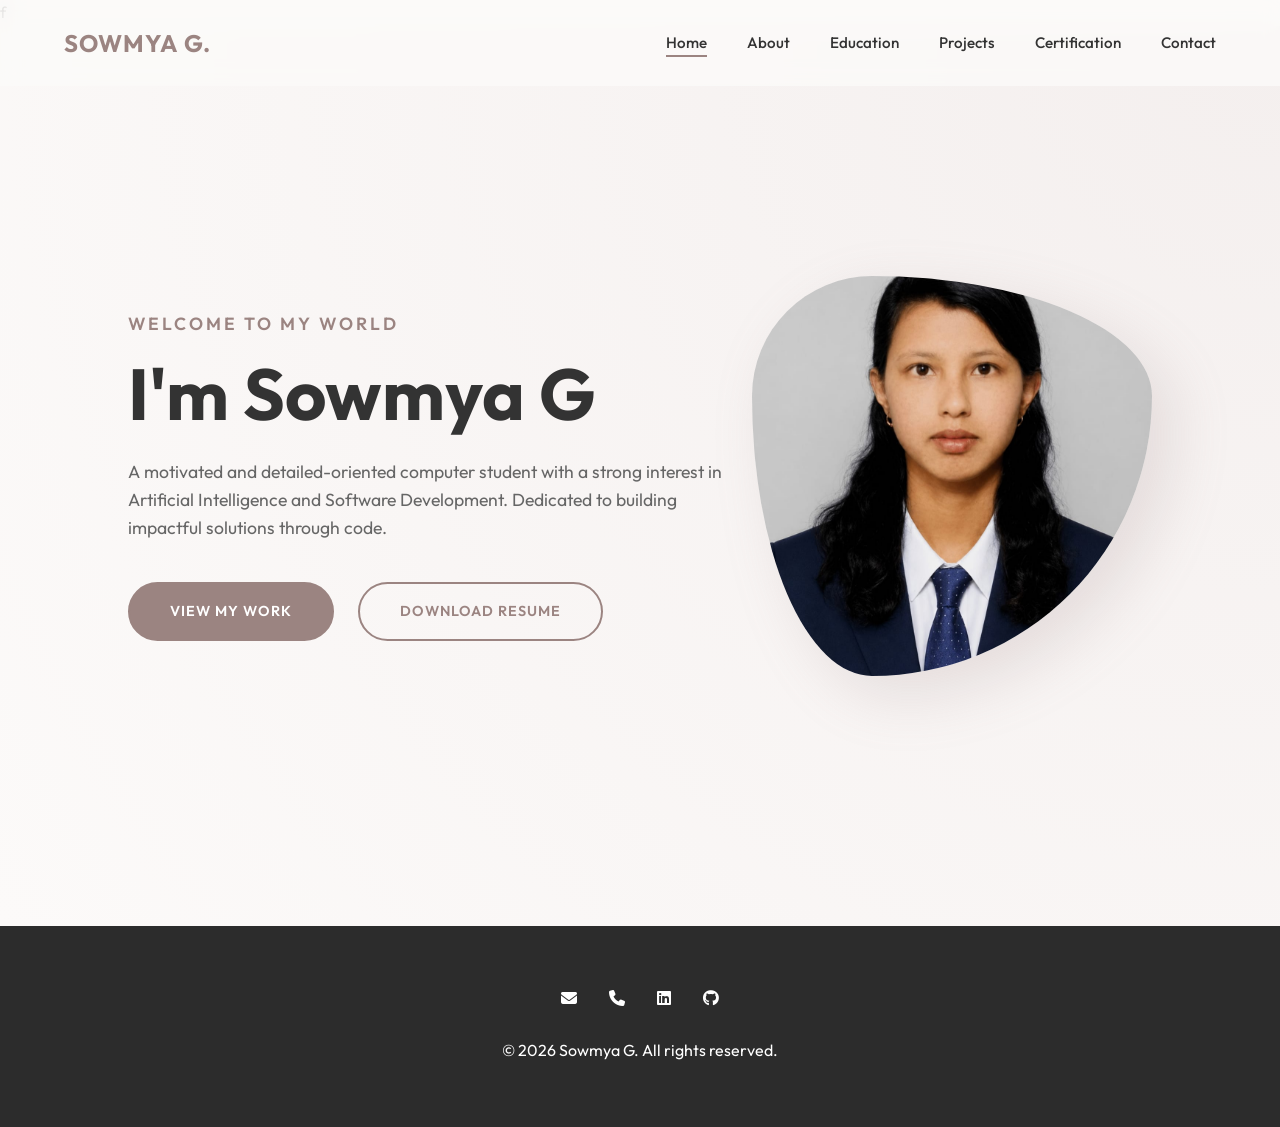
<file: index.html>
f<!DOCTYPE html>
<html lang="en">
<head>
    <meta charset="UTF-8">
    <meta name="viewport" content="width=device-width, initial-scale=1.0">
    <title>Sowmya G | Professional Portfolio</title>
    <link rel="stylesheet" href="style.css">
    <link rel="stylesheet" href="https://cdnjs.cloudflare.com/ajax/libs/font-awesome/6.4.0/css/all.min.css">
</head>
<body>
    <nav>
        <div class="logo">SOWMYA G.</div>
        <ul class="nav-links">
            <li><a href="index.html" class="active">Home</a></li>
            <li><a href="about.html">About</a></li>
            <li><a href="education.html">Education</a></li>
            <li><a href="projects.html">Projects</a></li>
            <li><a href="certification.html">Certification</a></li>
            <li><a href="contact.html">Contact</a></li>
        </ul>
        <div class="menu-btn">
            <i class="fas fa-bars"></i>
        </div>
    </nav>

    <main>
        <section class="hero">
            <div class="hero-content">
                <h4>Welcome to my world</h4>
                <h1>I'm Sowmya G</h1>
                <p>A motivated and detailed-oriented computer student with a strong interest in Artificial Intelligence and Software Development. Dedicated to building impactful solutions through code.</p>
                <div class="hero-btns">
                    <a href="projects.html" class="btn btn-primary">View My Work</a>
                    <a href="Sow_Resume.pdf" download class="btn btn-secondary">Download Resume</a>
                </div>
            </div>
            <div class="hero-image">
                <img src="photo.jpg" alt="Sowmya G">
            </div>
        </section>
    </main>

    <footer>
        <div class="footer-socials">
            <a href="mailto:sowmyasharanu23@gmail.com"><i class="fas fa-envelope"></i></a>
            <a href="tel:+917337623179"><i class="fas fa-phone"></i></a>
            <a href="#"><i class="fab fa-linkedin"></i></a>
            <a href="#"><i class="fab fa-github"></i></a>
        </div>
        <p>&copy; 2026 Sowmya G. All rights reserved.</p>
    </footer>

    <script src="shared.js"></script>
</body>
</html>
</file>
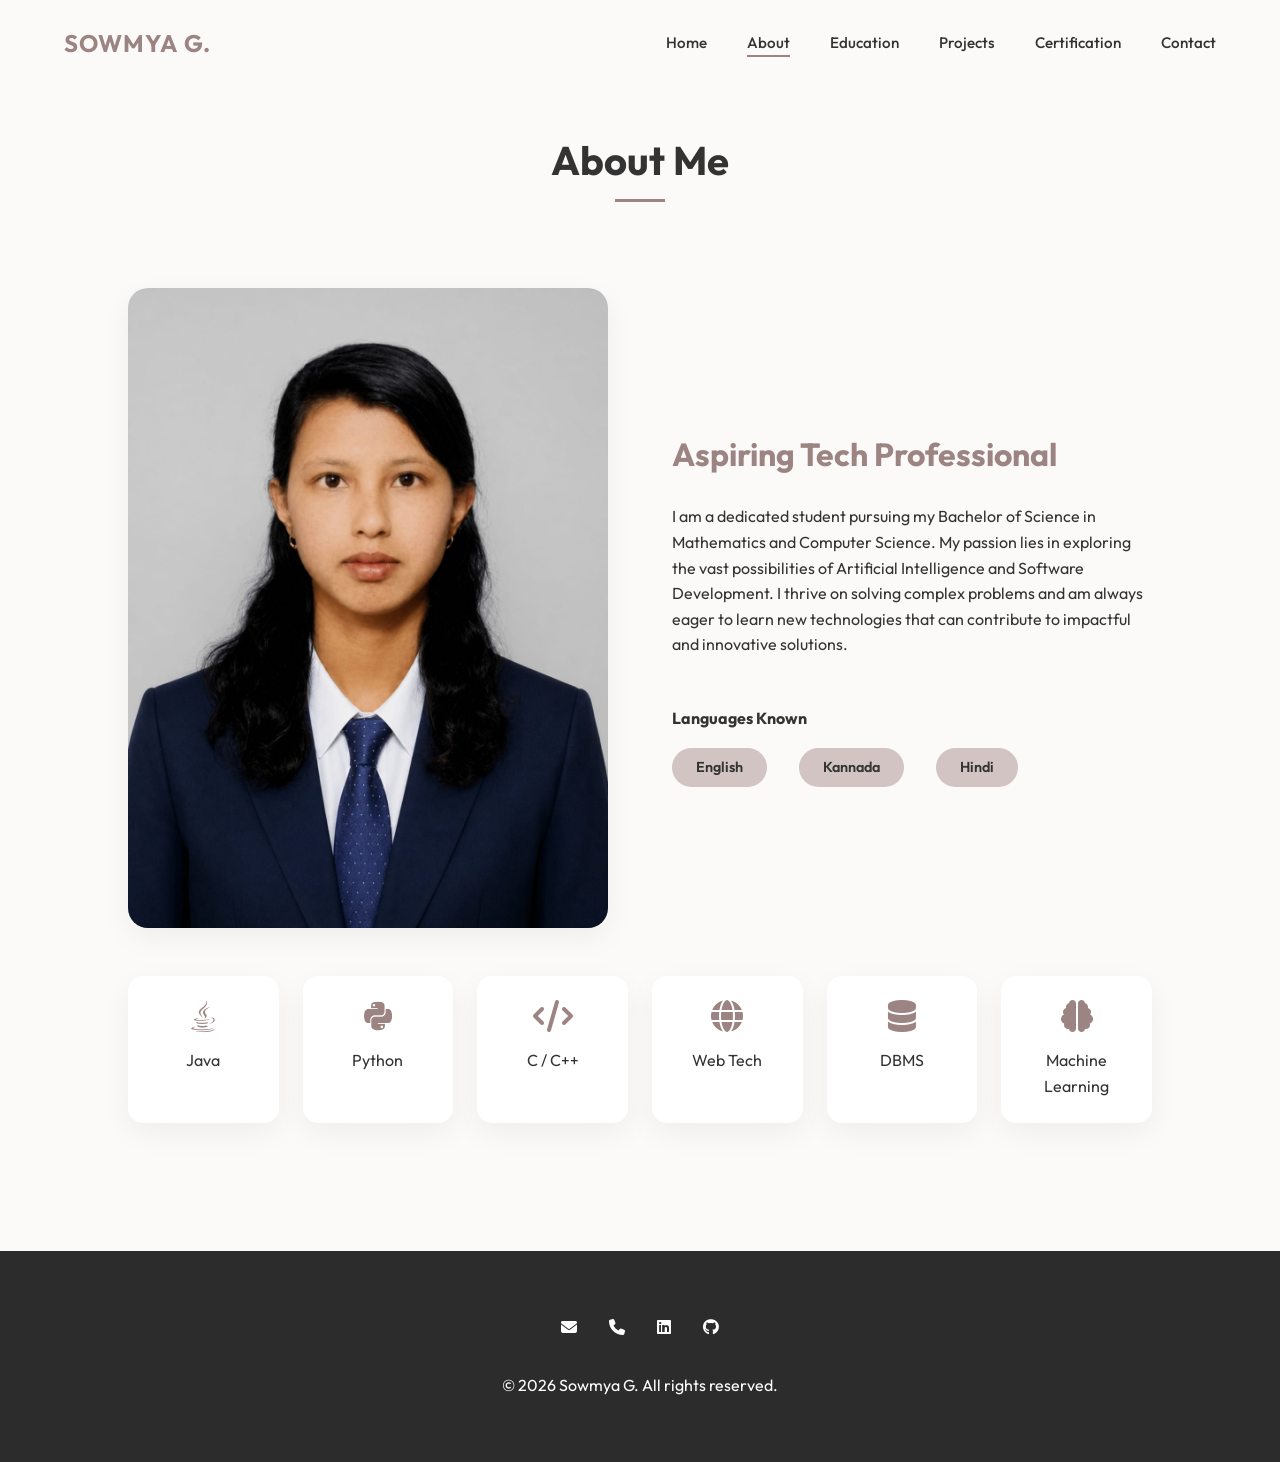
<file: about.html>
<!DOCTYPE html>
<html lang="en">
<head>
    <meta charset="UTF-8">
    <meta name="viewport" content="width=device-width, initial-scale=1.0">
    <title>About Me | Sowmya G</title>
    <link rel="stylesheet" href="style.css">
    <link rel="stylesheet" href="https://cdnjs.cloudflare.com/ajax/libs/font-awesome/6.4.0/css/all.min.css">
    <style>
        .about-container {
            display: grid;
            grid-template-columns: 1fr 1fr;
            gap: 4rem;
            align-items: center;
        }
        .about-text h3 {
            font-size: 2rem;
            margin-bottom: 1.5rem;
            color: var(--primary-color);
        }
        .skills-grid {
            display: grid;
            grid-template-columns: repeat(auto-fit, minmax(120px, 1fr));
            gap: 1.5rem;
            margin-top: 3rem;
        }
        .skill-card {
            background: var(--white);
            padding: 1.5rem;
            border-radius: 15px;
            text-align: center;
            box-shadow: var(--shadow);
            transition: var(--transition);
        }
        .skill-card:hover {
            transform: translateY(-10px);
            border-bottom: 3px solid var(--primary-color);
        }
        .skill-card i {
            font-size: 2rem;
            color: var(--primary-color);
            margin-bottom: 1rem;
        }
        .languages {
            margin-top: 3rem;
        }
        .lang-list {
            display: flex;
            gap: 2rem;
            margin-top: 1rem;
        }
        .lang-item {
            background: var(--accent-color);
            padding: 0.5rem 1.5rem;
            border-radius: 50px;
            font-size: 0.9rem;
            font-weight: 600;
        }
        @media (max-width: 768px) {
            .about-container { grid-template-columns: 1fr; }
        }
    </style>
</head>
<body>
    <nav>
        <div class="logo">SOWMYA G.</div>
        <ul class="nav-links">
            <li><a href="index.html">Home</a></li>
            <li><a href="about.html" class="active">About</a></li>
            <li><a href="education.html">Education</a></li>
            <li><a href="projects.html">Projects</a></li>
            <li><a href="certification.html">Certification</a></li>
            <li><a href="contact.html">Contact</a></li>
        </ul>
        <div class="menu-btn">
            <i class="fas fa-bars"></i>
        </div>
    </nav>

    <main>
        <section class="about">
            <div class="section-title">
                <h2>About Me</h2>
            </div>
            <div class="about-container">
                <div class="about-image">
                    <img src="photo.jpg" alt="Sowmya G" style="border-radius: 20px; box-shadow: var(--shadow);">
                </div>
                <div class="about-text">
                    <h3>Aspiring Tech Professional</h3>
                    <p>I am a dedicated student pursuing my Bachelor of Science in Mathematics and Computer Science. My passion lies in exploring the vast possibilities of Artificial Intelligence and Software Development. I thrive on solving complex problems and am always eager to learn new technologies that can contribute to impactful and innovative solutions.</p>
                    
                    <div class="languages">
                        <h4>Languages Known</h4>
                        <div class="lang-list">
                            <span class="lang-item">English</span>
                            <span class="lang-item">Kannada</span>
                            <span class="lang-item">Hindi</span>
                        </div>
                    </div>
                </div>
            </div>

            <div class="skills-grid">
                <div class="skill-card">
                    <i class="fab fa-java"></i>
                    <p>Java</p>
                </div>
                <div class="skill-card">
                    <i class="fab fa-python"></i>
                    <p>Python</p>
                </div>
                <div class="skill-card">
                    <i class="fas fa-code"></i>
                    <p>C / C++</p>
                </div>
                <div class="skill-card">
                    <i class="fas fa-globe"></i>
                    <p>Web Tech</p>
                </div>
                <div class="skill-card">
                    <i class="fas fa-database"></i>
                    <p>DBMS</p>
                </div>
                <div class="skill-card">
                    <i class="fas fa-brain"></i>
                    <p>Machine Learning</p>
                </div>
            </div>
        </section>
    </main>

    <footer>
        <div class="footer-socials">
            <a href="mailto:sowmyasharanu23@gmail.com"><i class="fas fa-envelope"></i></a>
            <a href="tel:+917337623179"><i class="fas fa-phone"></i></a>
            <a href="#"><i class="fab fa-linkedin"></i></a>
            <a href="#"><i class="fab fa-github"></i></a>
        </div>
        <p>&copy; 2026 Sowmya G. All rights reserved.</p>
    </footer>

    <script src="shared.js"></script>
</body>
</html>
</file>
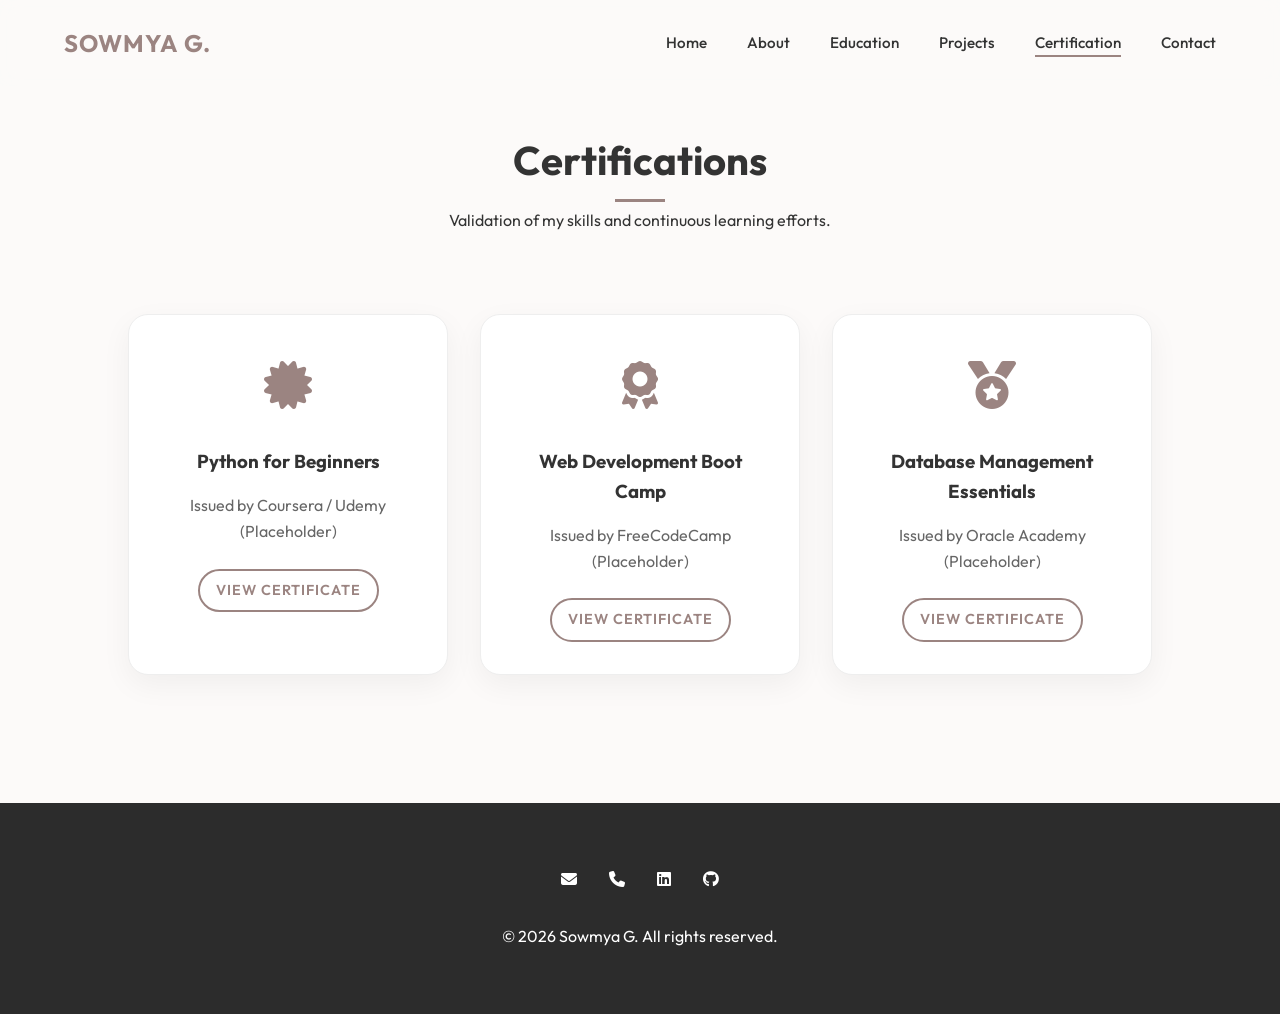
<file: certification.html>
<!DOCTYPE html>
<html lang="en">
<head>
    <meta charset="UTF-8">
    <meta name="viewport" content="width=device-width, initial-scale=1.0">
    <title>Certifications | Sowmya G</title>
    <link rel="stylesheet" href="style.css">
    <link rel="stylesheet" href="https://cdnjs.cloudflare.com/ajax/libs/font-awesome/6.4.0/css/all.min.css">
    <style>
        .cert-grid {
            display: grid;
            grid-template-columns: repeat(auto-fit, minmax(280px, 1fr));
            gap: 2rem;
        }
        .cert-card {
            background: var(--white);
            padding: 2rem;
            border-radius: 20px;
            text-align: center;
            box-shadow: var(--shadow);
            border: 1px solid #eee;
            transition: var(--transition);
        }
        .cert-card:hover {
            border-color: var(--primary-color);
            transform: scale(1.02);
        }
        .cert-icon {
            font-size: 3rem;
            color: var(--primary-color);
            margin-bottom: 1.5rem;
        }
        .cert-card h3 {
            margin-bottom: 1rem;
        }
        .cert-card p {
            color: var(--text-light);
            margin-bottom: 1.5rem;
        }
    </style>
</head>
<body>
    <nav>
        <div class="logo">SOWMYA G.</div>
        <ul class="nav-links">
            <li><a href="index.html">Home</a></li>
            <li><a href="about.html">About</a></li>
            <li><a href="education.html">Education</a></li>
            <li><a href="projects.html">Projects</a></li>
            <li><a href="certification.html" class="active">Certification</a></li>
            <li><a href="contact.html">Contact</a></li>
        </ul>
        <div class="menu-btn">
            <i class="fas fa-bars"></i>
        </div>
    </nav>

    <main>
        <section class="certifications">
            <div class="section-title">
                <h2>Certifications</h2>
                <p>Validation of my skills and continuous learning efforts.</p>
            </div>

            <div class="cert-grid">
                <!-- Cert 1 -->
                <div class="cert-card">
                    <div class="cert-icon"><i class="fas fa-certificate"></i></div>
                    <h3>Python for Beginners</h3>
                    <p>Issued by Coursera / Udemy (Placeholder)</p>
                    <a href="#" class="btn btn-secondary" style="padding: 0.5rem 1rem;">View Certificate</a>
                </div>

                <!-- Cert 2 -->
                <div class="cert-card">
                    <div class="cert-icon"><i class="fas fa-award"></i></div>
                    <h3>Web Development Boot Camp</h3>
                    <p>Issued by FreeCodeCamp (Placeholder)</p>
                    <a href="#" class="btn btn-secondary" style="padding: 0.5rem 1rem;">View Certificate</a>
                </div>

                <!-- Cert 3 -->
                <div class="cert-card">
                    <div class="cert-icon"><i class="fas fa-medal"></i></div>
                    <h3>Database Management Essentials</h3>
                    <p>Issued by Oracle Academy (Placeholder)</p>
                    <a href="#" class="btn btn-secondary" style="padding: 0.5rem 1rem;">View Certificate</a>
                </div>
            </div>
        </section>
    </main>

    <footer>
        <div class="footer-socials">
            <a href="mailto:sowmyasharanu23@gmail.com"><i class="fas fa-envelope"></i></a>
            <a href="tel:+917337623179"><i class="fas fa-phone"></i></a>
            <a href="#"><i class="fab fa-linkedin"></i></a>
            <a href="#"><i class="fab fa-github"></i></a>
        </div>
        <p>&copy; 2026 Sowmya G. All rights reserved.</p>
    </footer>

    <script src="shared.js"></script>
</body>
</html>
</file>
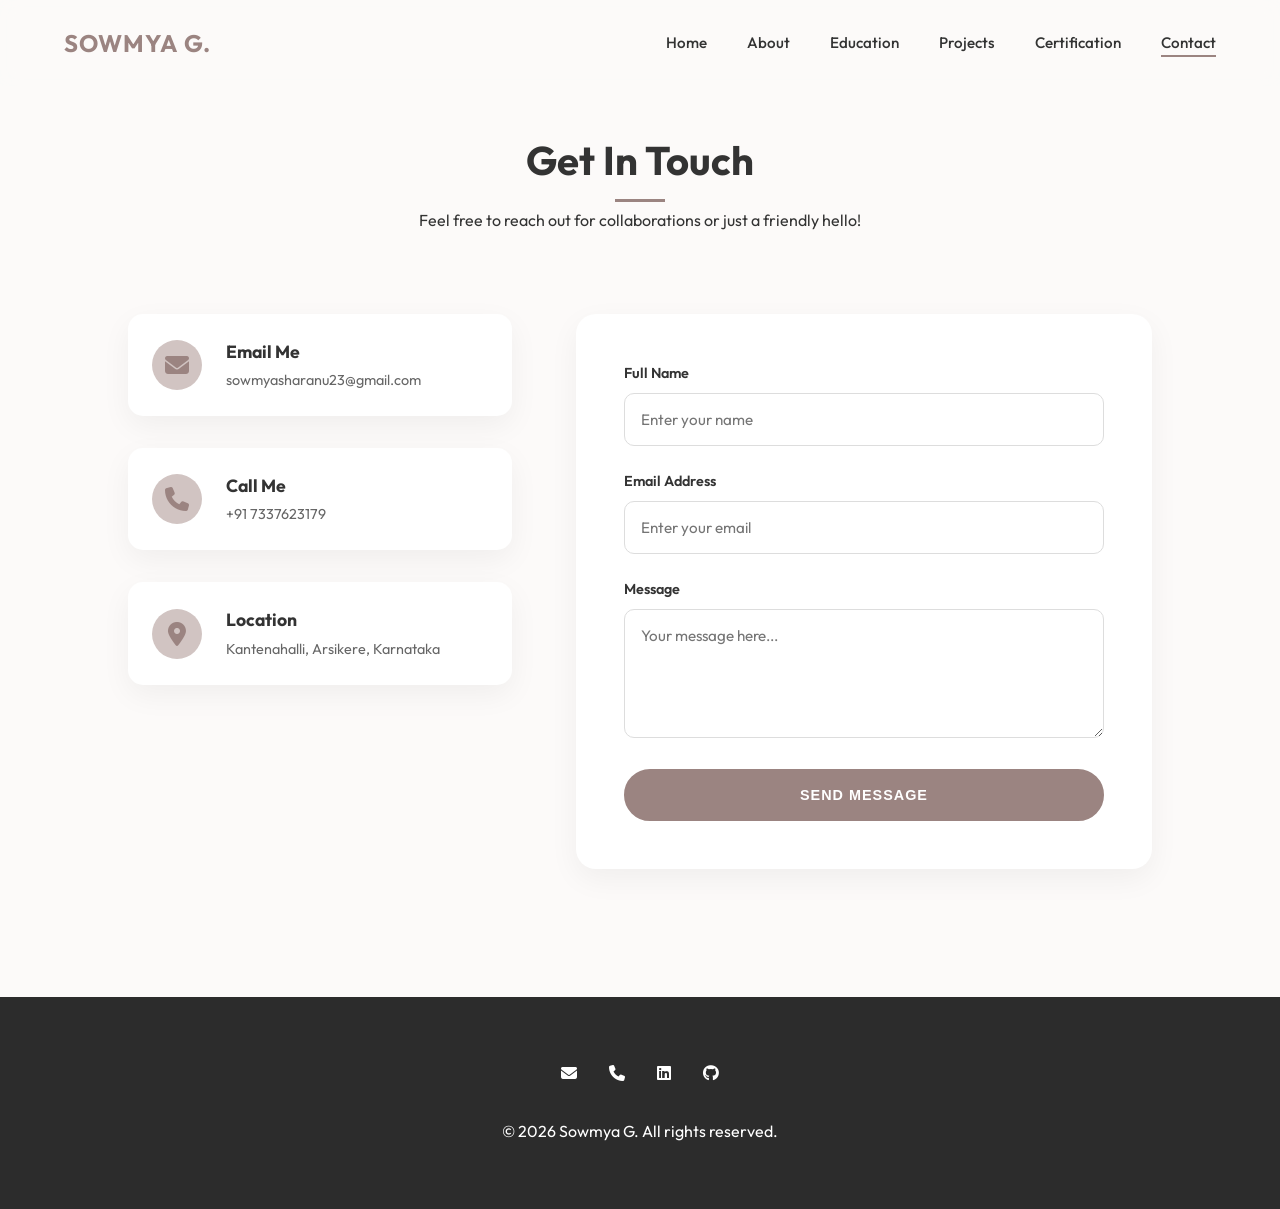
<file: contact.html>
<!DOCTYPE html>
<html lang="en">
<head>
    <meta charset="UTF-8">
    <meta name="viewport" content="width=device-width, initial-scale=1.0">
    <title>Contact Me | Sowmya G</title>
    <link rel="stylesheet" href="style.css">
    <link rel="stylesheet" href="https://cdnjs.cloudflare.com/ajax/libs/font-awesome/6.4.0/css/all.min.css">
    <style>
        .contact-container {
            display: grid;
            grid-template-columns: 1fr 1.5fr;
            gap: 4rem;
        }
        .contact-info {
            display: flex;
            flex-direction: column;
            gap: 2rem;
        }
        .info-item {
            display: flex;
            align-items: center;
            gap: 1.5rem;
            background: var(--white);
            padding: 1.5rem;
            border-radius: 15px;
            box-shadow: var(--shadow);
        }
        .info-item i {
            font-size: 1.5rem;
            color: var(--primary-color);
            background: var(--accent-color);
            width: 50px;
            height: 50px;
            display: flex;
            align-items: center;
            justify-content: center;
            border-radius: 50%;
        }
        .info-text h4 {
            font-size: 1.1rem;
            margin-bottom: 0.2rem;
        }
        .info-text p {
            color: var(--text-light);
            font-size: 0.9rem;
        }
        .contact-form {
            background: var(--white);
            padding: 3rem;
            border-radius: 20px;
            box-shadow: var(--shadow);
        }
        .form-group {
            margin-bottom: 1.5rem;
        }
        .form-group label {
            display: block;
            margin-bottom: 0.5rem;
            font-weight: 600;
            font-size: 0.9rem;
        }
        .form-group input, .form-group textarea {
            width: 100%;
            padding: 1rem;
            border: 1px solid #ddd;
            border-radius: 10px;
            font-family: inherit;
            font-size: 0.95rem;
        }
        .form-group input:focus, .form-group textarea:focus {
            border-color: var(--primary-color);
            outline: none;
            box-shadow: 0 0 0 3px rgba(155, 132, 129, 0.1);
        }
        @media (max-width: 768px) {
            .contact-container { grid-template-columns: 1fr; }
        }
    </style>
</head>
<body>
    <nav>
        <div class="logo">SOWMYA G.</div>
        <ul class="nav-links">
            <li><a href="index.html">Home</a></li>
            <li><a href="about.html">About</a></li>
            <li><a href="education.html">Education</a></li>
            <li><a href="projects.html">Projects</a></li>
            <li><a href="certification.html">Certification</a></li>
            <li><a href="contact.html" class="active">Contact</a></li>
        </ul>
        <div class="menu-btn">
            <i class="fas fa-bars"></i>
        </div>
    </nav>

    <main>
        <section class="contact">
            <div class="section-title">
                <h2>Get In Touch</h2>
                <p>Feel free to reach out for collaborations or just a friendly hello!</p>
            </div>

            <div class="contact-container">
                <div class="contact-info">
                    <div class="info-item">
                        <i class="fas fa-envelope"></i>
                        <div class="info-text">
                            <h4>Email Me</h4>
                            <p>sowmyasharanu23@gmail.com</p>
                        </div>
                    </div>
                    <div class="info-item">
                        <i class="fas fa-phone"></i>
                        <div class="info-text">
                            <h4>Call Me</h4>
                            <p>+91 7337623179</p>
                        </div>
                    </div>
                    <div class="info-item">
                        <i class="fas fa-map-marker-alt"></i>
                        <div class="info-text">
                            <h4>Location</h4>
                            <p>Kantenahalli, Arsikere, Karnataka</p>
                        </div>
                    </div>
                </div>

                <div class="contact-form">
                    <form action="#">
                        <div class="form-group">
                            <label>Full Name</label>
                            <input type="text" placeholder="Enter your name">
                        </div>
                        <div class="form-group">
                            <label>Email Address</label>
                            <input type="email" placeholder="Enter your email">
                        </div>
                        <div class="form-group">
                            <label>Message</label>
                            <textarea rows="5" placeholder="Your message here..."></textarea>
                        </div>
                        <button type="submit" class="btn btn-primary" style="width: 100%;">Send Message</button>
                    </form>
                </div>
            </div>
        </section>
    </main>

    <footer>
        <div class="footer-socials">
            <a href="mailto:sowmyasharanu23@gmail.com"><i class="fas fa-envelope"></i></a>
            <a href="tel:+917337623179"><i class="fas fa-phone"></i></a>
            <a href="#"><i class="fab fa-linkedin"></i></a>
            <a href="#"><i class="fab fa-github"></i></a>
        </div>
        <p>&copy; 2026 Sowmya G. All rights reserved.</p>
    </footer>

    <script src="shared.js"></script>
</body>
</html>
</file>
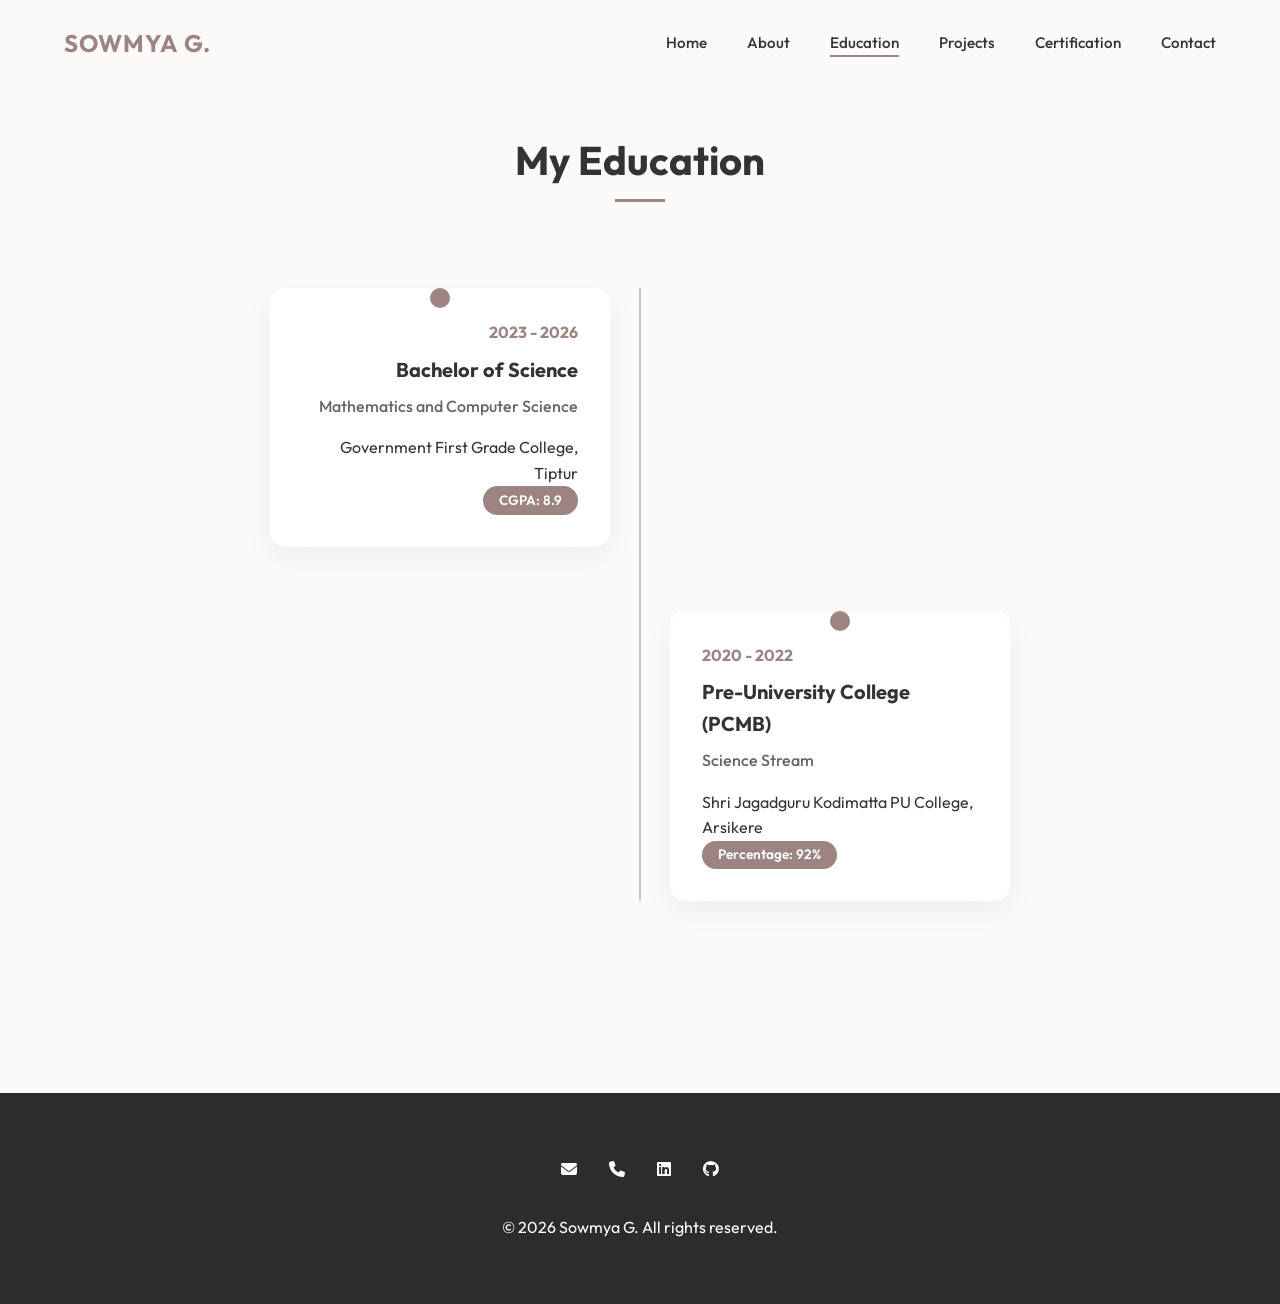
<file: education.html>
<!DOCTYPE html>
<html lang="en">
<head>
    <meta charset="UTF-8">
    <meta name="viewport" content="width=device-width, initial-scale=1.0">
    <title>Education | Sowmya G</title>
    <link rel="stylesheet" href="style.css">
    <link rel="stylesheet" href="https://cdnjs.cloudflare.com/ajax/libs/font-awesome/6.4.0/css/all.min.css">
    <style>
        .timeline {
            max-width: 800px;
            margin: 0 auto;
            position: relative;
        }
        .timeline::before {
            content: '';
            position: absolute;
            left: 50%;
            width: 2px;
            height: 100%;
            background: var(--accent-color);
            transform: translateX(-50%);
        }
        .timeline-item {
            margin-bottom: 4rem;
            position: relative;
            width: 50%;
            padding: 0 30px;
        }
        .timeline-item:nth-child(odd) {
            left: 0;
            text-align: right;
        }
        .timeline-item:nth-child(even) {
            left: 50%;
            text-align: left;
        }
        .timeline-dot {
            position: absolute;
            top: 0;
            left: 50%;
            width: 20px;
            height: 20px;
            background: var(--primary-color);
            border-radius: 50%;
            transform: translateX(-50%);
            z-index: 1;
        }
        .timeline-content {
            background: var(--white);
            padding: 2rem;
            border-radius: 15px;
            box-shadow: var(--shadow);
            transition: var(--transition);
        }
        .timeline-content:hover {
            transform: translateY(-5px);
            box-shadow: 0 15px 40px rgba(0,0,0,0.1);
        }
        .timeline-date {
            color: var(--primary-color);
            font-weight: 700;
            margin-bottom: 0.5rem;
            display: block;
        }
        .timeline-content h3 {
            margin-bottom: 0.5rem;
            font-size: 1.25rem;
        }
        .timeline-content h4 {
            color: var(--text-light);
            font-weight: 500;
            margin-bottom: 1rem;
        }
        .grade {
            display: inline-block;
            background: var(--primary-color);
            color: var(--white);
            padding: 0.2rem 1rem;
            border-radius: 20px;
            font-size: 0.85rem;
            font-weight: 600;
        }
        @media (max-width: 768px) {
            .timeline::before { left: 30px; }
            .timeline-item { width: 100%; text-align: left !important; padding-left: 60px; }
            .timeline-item:nth-child(even) { left: 0; }
            .timeline-dot { left: 30px; }
        }
    </style>
</head>
<body>
    <nav>
        <div class="logo">SOWMYA G.</div>
        <ul class="nav-links">
            <li><a href="index.html">Home</a></li>
            <li><a href="about.html">About</a></li>
            <li><a href="education.html" class="active">Education</a></li>
            <li><a href="projects.html">Projects</a></li>
            <li><a href="certification.html">Certification</a></li>
            <li><a href="contact.html">Contact</a></li>
        </ul>
        <div class="menu-btn">
            <i class="fas fa-bars"></i>
        </div>
    </nav>

    <main>
        <section class="education">
            <div class="section-title">
                <h2>My Education</h2>
            </div>
            
            <div class="timeline">
                <div class="timeline-item">
                    <div class="timeline-dot"></div>
                    <div class="timeline-content">
                        <span class="timeline-date">2023 - 2026</span>
                        <h3>Bachelor of Science</h3>
                        <h4>Mathematics and Computer Science</h4>
                        <p>Government First Grade College, Tiptur</p>
                        <span class="grade">CGPA: 8.9</span>
                    </div>
                </div>

                <div class="timeline-item">
                    <div class="timeline-dot"></div>
                    <div class="timeline-content">
                        <span class="timeline-date">2020 - 2022</span>
                        <h3>Pre-University College (PCMB)</h3>
                        <h4>Science Stream</h4>
                        <p>Shri Jagadguru Kodimatta PU College, Arsikere</p>
                        <span class="grade">Percentage: 92%</span>
                    </div>
                </div>
            </div>
        </section>
    </main>

    <footer>
        <div class="footer-socials">
            <a href="mailto:sowmyasharanu23@gmail.com"><i class="fas fa-envelope"></i></a>
            <a href="tel:+917337623179"><i class="fas fa-phone"></i></a>
            <a href="#"><i class="fab fa-linkedin"></i></a>
            <a href="#"><i class="fab fa-github"></i></a>
        </div>
        <p>&copy; 2026 Sowmya G. All rights reserved.</p>
    </footer>

    <script src="shared.js"></script>
</body>
</html>
</file>
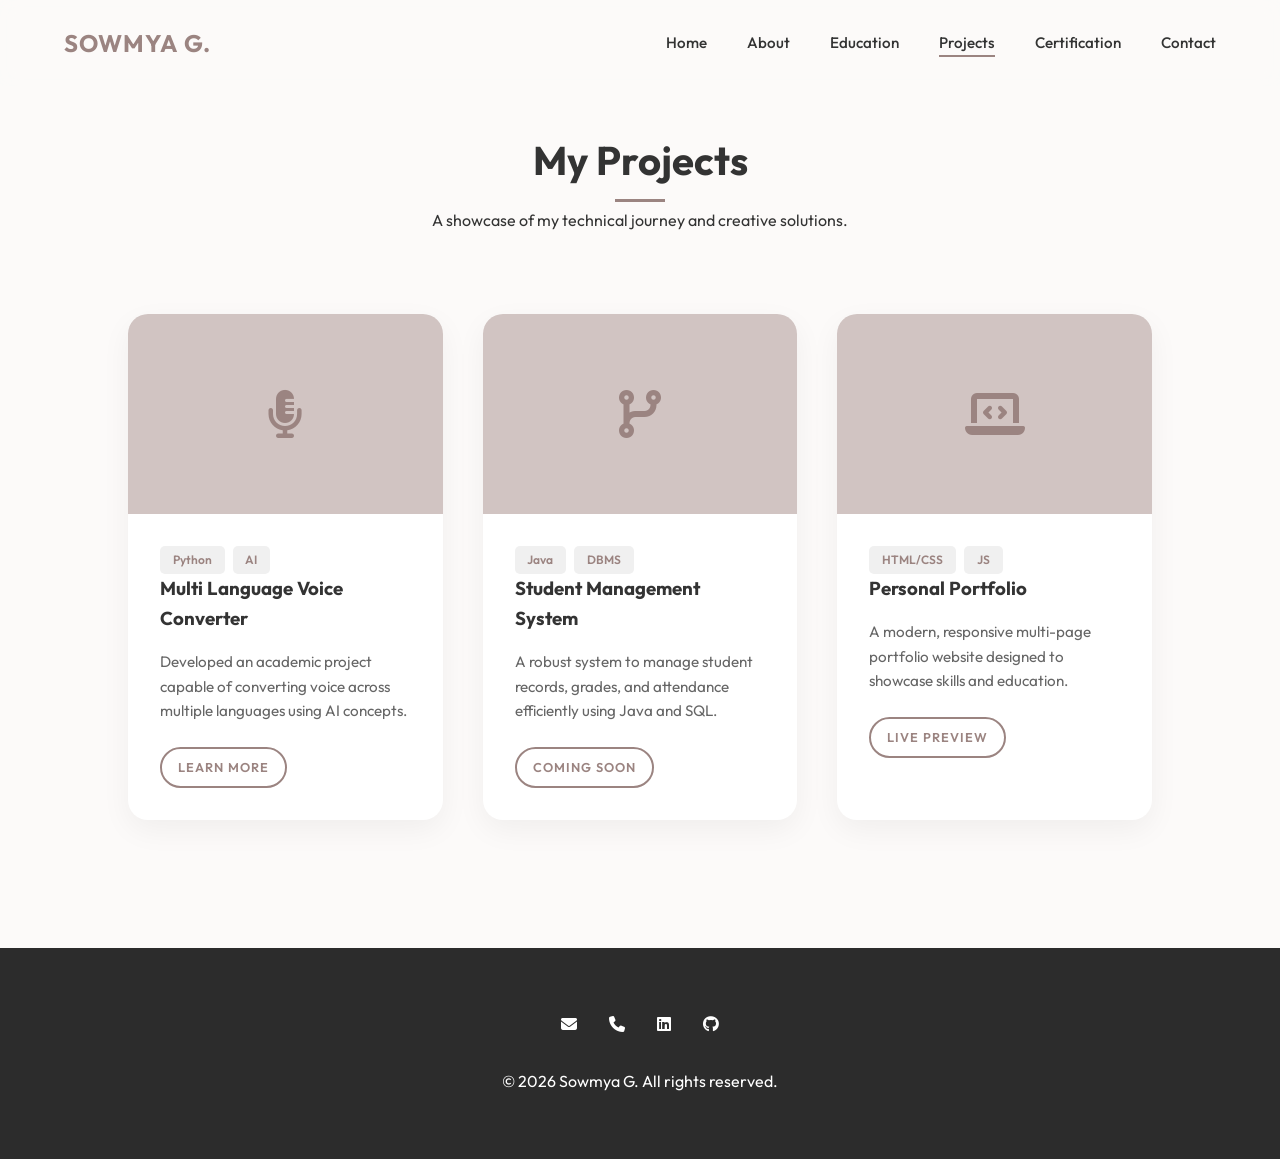
<file: projects.html>
<!DOCTYPE html>
<html lang="en">
<head>
    <meta charset="UTF-8">
    <meta name="viewport" content="width=device-width, initial-scale=1.0">
    <title>Projects | Sowmya G</title>
    <link rel="stylesheet" href="style.css">
    <link rel="stylesheet" href="https://cdnjs.cloudflare.com/ajax/libs/font-awesome/6.4.0/css/all.min.css">
    <style>
        .projects-grid {
            display: grid;
            grid-template-columns: repeat(auto-fit, minmax(300px, 1fr));
            gap: 2.5rem;
        }
        .project-card {
            background: var(--white);
            border-radius: 20px;
            overflow: hidden;
            box-shadow: var(--shadow);
            transition: var(--transition);
        }
        .project-card:hover {
            transform: translateY(-10px);
        }
        .project-img {
            height: 200px;
            background: var(--accent-color);
            display: flex;
            align-items: center;
            justify-content: center;
            color: var(--primary-color);
            font-size: 3rem;
        }
        .project-info {
            padding: 2rem;
        }
        .project-info h3 {
            margin-bottom: 1rem;
        }
        .project-info p {
            color: var(--text-light);
            font-size: 0.95rem;
            margin-bottom: 1.5rem;
        }
        .project-tags {
            display: flex;
            gap: 0.5rem;
            flex-wrap: wrap;
        }
        .tag {
            background: #f0f0f0;
            padding: 0.3rem 0.8rem;
            border-radius: 5px;
            font-size: 0.75rem;
            font-weight: 600;
            color: var(--primary-color);
        }
    </style>
</head>
<body>
    <nav>
        <div class="logo">SOWMYA G.</div>
        <ul class="nav-links">
            <li><a href="index.html">Home</a></li>
            <li><a href="about.html">About</a></li>
            <li><a href="education.html">Education</a></li>
            <li><a href="projects.html" class="active">Projects</a></li>
            <li><a href="certification.html">Certification</a></li>
            <li><a href="contact.html">Contact</a></li>
        </ul>
        <div class="menu-btn">
            <i class="fas fa-bars"></i>
        </div>
    </nav>

    <main>
        <section class="projects">
            <div class="section-title">
                <h2>My Projects</h2>
                <p>A showcase of my technical journey and creative solutions.</p>
            </div>

            <div class="projects-grid">
                <!-- Project 1 -->
                <div class="project-card">
                    <div class="project-img">
                        <i class="fas fa-microphone-alt"></i>
                    </div>
                    <div class="project-info">
                        <div class="project-tags">
                            <span class="tag">Python</span>
                            <span class="tag">AI</span>
                        </div>
                        <h3>Multi Language Voice Converter</h3>
                        <p>Developed an academic project capable of converting voice across multiple languages using AI concepts.</p>
                        <a href="#" class="btn btn-secondary" style="padding: 0.5rem 1rem; font-size: 0.8rem;">Learn More</a>
                    </div>
                </div>

                <!-- Project 2 (Placeholder) -->
                <div class="project-card">
                    <div class="project-img">
                        <i class="fas fa-code-branch"></i>
                    </div>
                    <div class="project-info">
                        <div class="project-tags">
                            <span class="tag">Java</span>
                            <span class="tag">DBMS</span>
                        </div>
                        <h3>Student Management System</h3>
                        <p>A robust system to manage student records, grades, and attendance efficiently using Java and SQL.</p>
                        <a href="#" class="btn btn-secondary" style="padding: 0.5rem 1rem; font-size: 0.8rem;">Coming Soon</a>
                    </div>
                </div>

                <!-- Project 3 (Placeholder) -->
                <div class="project-card">
                    <div class="project-img">
                        <i class="fas fa-laptop-code"></i>
                    </div>
                    <div class="project-info">
                        <div class="project-tags">
                            <span class="tag">HTML/CSS</span>
                            <span class="tag">JS</span>
                        </div>
                        <h3>Personal Portfolio</h3>
                        <p>A modern, responsive multi-page portfolio website designed to showcase skills and education.</p>
                        <a href="#" class="btn btn-secondary" style="padding: 0.5rem 1rem; font-size: 0.8rem;">Live Preview</a>
                    </div>
                </div>
            </div>
        </section>
    </main>

    <footer>
        <div class="footer-socials">
            <a href="mailto:sowmyasharanu23@gmail.com"><i class="fas fa-envelope"></i></a>
            <a href="tel:+917337623179"><i class="fas fa-phone"></i></a>
            <a href="#"><i class="fab fa-linkedin"></i></a>
            <a href="#"><i class="fab fa-github"></i></a>
        </div>
        <p>&copy; 2026 Sowmya G. All rights reserved.</p>
    </footer>

    <script src="shared.js"></script>
</body>
</html>
</file>
<file: style.css>
@import url('https://fonts.googleapis.com/css2?family=Outfit:wght@300;400;600;700&display=swap');

:root {
    --primary-color: #9b8481;
    --primary-dark: #7a6865;
    --secondary-color: #2c2c2c;
    --accent-color: #d1c4c2;
    --bg-color: #fcfaf9;
    --white: #ffffff;
    --text-color: #333333;
    --text-light: #666666;
    --transition: all 0.3s cubic-bezier(0.4, 0, 0.2, 1);
    --shadow: 0 10px 30px rgba(0, 0, 0, 0.05);
}

* {
    margin: 0;
    padding: 0;
    box-sizing: border-box;
}

body {
    font-family: 'Outfit', sans-serif;
    background-color: var(--bg-color);
    color: var(--text-color);
    line-height: 1.6;
    overflow-x: hidden;
}

a {
    text-decoration: none;
    color: inherit;
    transition: var(--transition);
}

ul {
    list-style: none;
}

img {
    max-width: 100%;
    display: block;
}

/* Navbar */
nav {
    position: fixed;
    top: 0;
    left: 0;
    width: 100%;
    padding: 1.5rem 5%;
    display: flex;
    justify-content: space-between;
    align-items: center;
    background: rgba(252, 250, 249, 0.8);
    backdrop-filter: blur(10px);
    z-index: 1000;
    transition: var(--transition);
}

nav.scrolled {
    padding: 1rem 5%;
    box-shadow: var(--shadow);
}

.logo {
    font-size: 1.5rem;
    font-weight: 700;
    color: var(--primary-color);
    letter-spacing: 1px;
}

.nav-links {
    display: flex;
    gap: 2.5rem;
}

.nav-links a {
    font-weight: 500;
    font-size: 0.95rem;
    position: relative;
}

.nav-links a::after {
    content: '';
    position: absolute;
    bottom: -5px;
    left: 0;
    width: 0;
    height: 2px;
    background: var(--primary-color);
    transition: var(--transition);
}

.nav-links a:hover::after,
.nav-links a.active::after {
    width: 100%;
}

.nav-links a:hover {
    color: var(--primary-color);
}

.menu-btn {
    display: none;
    cursor: pointer;
    font-size: 1.5rem;
}

/* Hero Section */
.hero {
    height: 100vh;
    display: flex;
    align-items: center;
    justify-content: space-between;
    padding: 0 10%;
    background: radial-gradient(circle at top right, #f4efee, transparent);
}

.hero-content {
    max-width: 600px;
}

.hero-content h4 {
    color: var(--primary-color);
    font-weight: 600;
    font-size: 1.1rem;
    margin-bottom: 1rem;
    text-transform: uppercase;
    letter-spacing: 3px;
    opacity: 0;
    transform: translateY(20px);
    animation: fadeInUp 0.8s forwards;
}

.hero-content h1 {
    font-size: 4.5rem;
    line-height: 1.1;
    margin-bottom: 1.5rem;
    font-weight: 700;
    opacity: 0;
    transform: translateY(20px);
    animation: fadeInUp 0.8s 0.2s forwards;
}

.hero-content p {
    font-size: 1.1rem;
    color: var(--text-light);
    margin-bottom: 2.5rem;
    opacity: 0;
    transform: translateY(20px);
    animation: fadeInUp 0.8s 0.4s forwards;
}

.hero-image {
    position: relative;
    width: 400px;
    height: 400px;
    opacity: 0;
    transform: scale(0.9);
    animation: fadeInScale 1s 0.6s forwards;
}

.hero-image img {
    width: 100%;
    height: 100%;
    object-fit: cover;
    border-radius: 30% 70% 70% 30% / 30% 30% 70% 70%;
    box-shadow: 20px 20px 60px rgba(155, 132, 129, 0.2);
    animation: morph 8s ease-in-out infinite;
}

.hero-btns {
    display: flex;
    gap: 1.5rem;
    opacity: 0;
    transform: translateY(20px);
    animation: fadeInUp 0.8s 0.8s forwards;
}

.btn {
    padding: 1rem 2.5rem;
    border-radius: 50px;
    font-weight: 600;
    display: inline-block;
    cursor: pointer;
    font-size: 0.9rem;
    text-transform: uppercase;
    letter-spacing: 1px;
}

.btn-primary {
    background: var(--primary-color);
    color: var(--white);
    border: 2px solid var(--primary-color);
}

.btn-primary:hover {
    background: transparent;
    color: var(--primary-color);
}

.btn-secondary {
    border: 2px solid var(--primary-color);
    color: var(--primary-color);
}

.btn-secondary:hover {
    background: var(--primary-color);
    color: var(--white);
}

/* Common Section Styles */
section {
    padding: 8rem 10%;
}

.section-title {
    text-align: center;
    margin-bottom: 5rem;
}

.section-title h2 {
    font-size: 2.5rem;
    margin-bottom: 1rem;
    position: relative;
    display: inline-block;
}

.section-title h2::after {
    content: '';
    position: absolute;
    bottom: -10px;
    left: 50%;
    transform: translateX(-50%);
    width: 50px;
    height: 3px;
    background: var(--primary-color);
}

/* Animations */
@keyframes fadeInUp {
    to {
        opacity: 1;
        transform: translateY(0);
    }
}

@keyframes fadeInScale {
    to {
        opacity: 1;
        transform: scale(1);
    }
}

@keyframes morph {
    0% { border-radius: 30% 70% 70% 30% / 30% 30% 70% 70%; }
    50% { border-radius: 70% 30% 30% 70% / 70% 70% 30% 30%; }
    100% { border-radius: 30% 70% 70% 30% / 30% 30% 70% 70%; }
}

/* Responsive */
@media (max-width: 992px) {
    .hero {
        flex-direction: column-reverse;
        text-align: center;
        padding-top: 8rem;
    }
    .hero-content h1 { font-size: 3rem; }
    .hero-image { width: 300px; height: 300px; margin-bottom: 3rem; }
    .hero-btns { justify-content: center; }
}

@media (max-width: 768px) {
    .nav-links { display: none; }
    .menu-btn { display: block; }
}

/* Footer */
footer {
    padding: 4rem 10%;
    background: var(--secondary-color);
    color: var(--white);
    text-align: center;
}

.footer-socials {
    display: flex;
    justify-content: center;
    gap: 2rem;
    margin-bottom: 2rem;
}

.footer-socials a:hover {
    color: var(--primary-color);
    transform: translateY(-5px);
}
</file>
